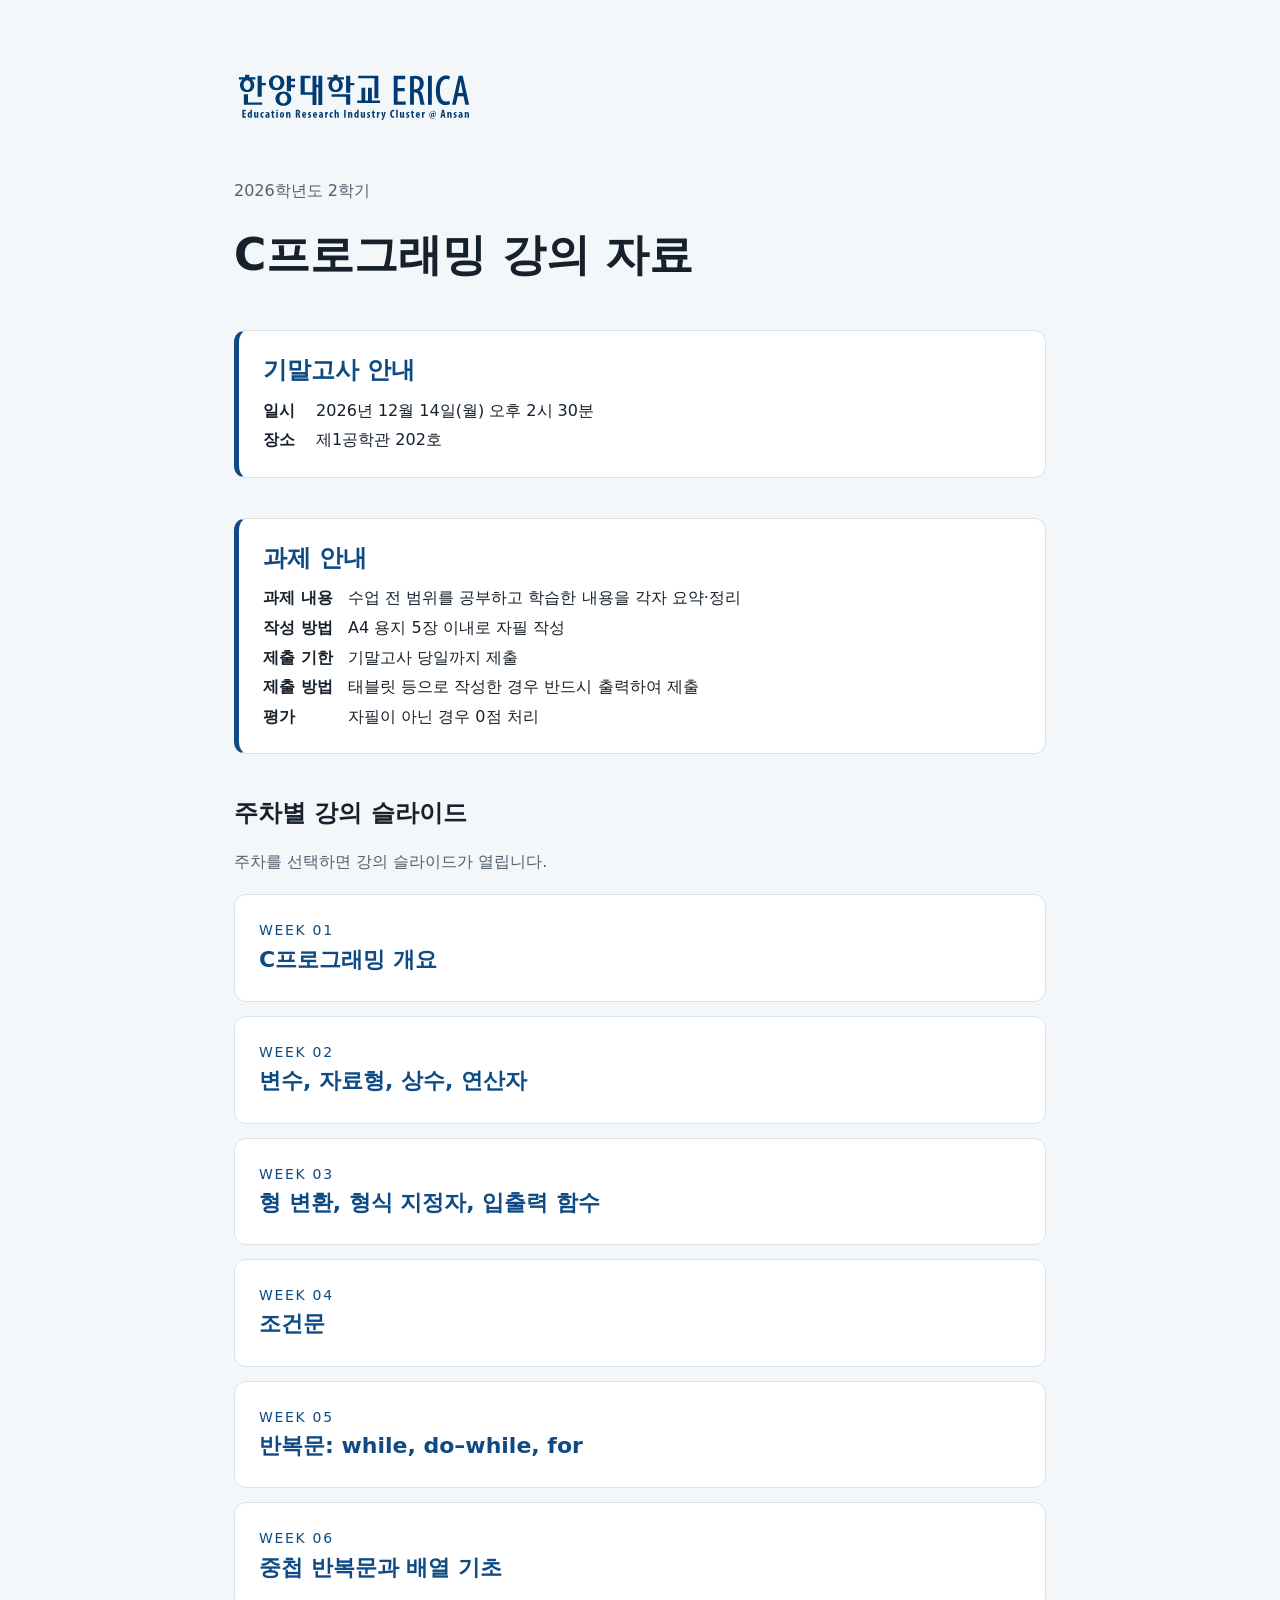
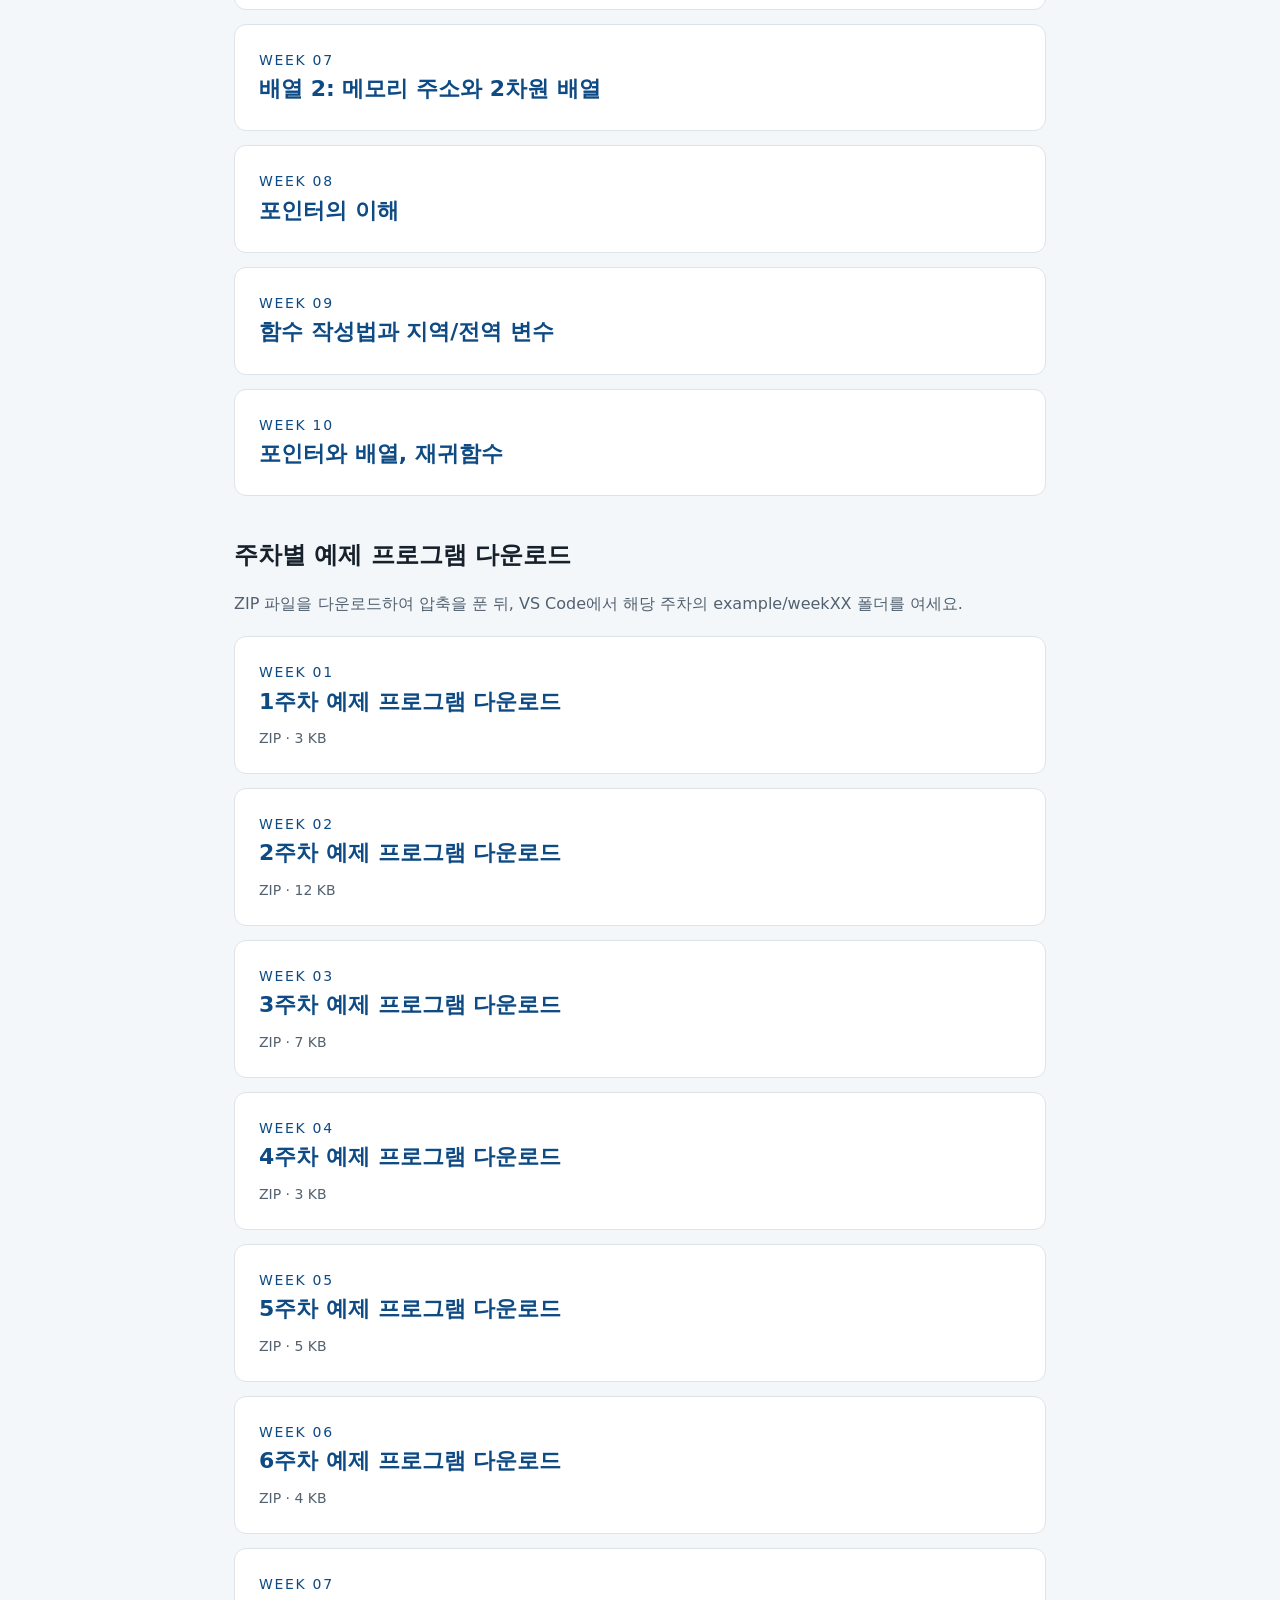
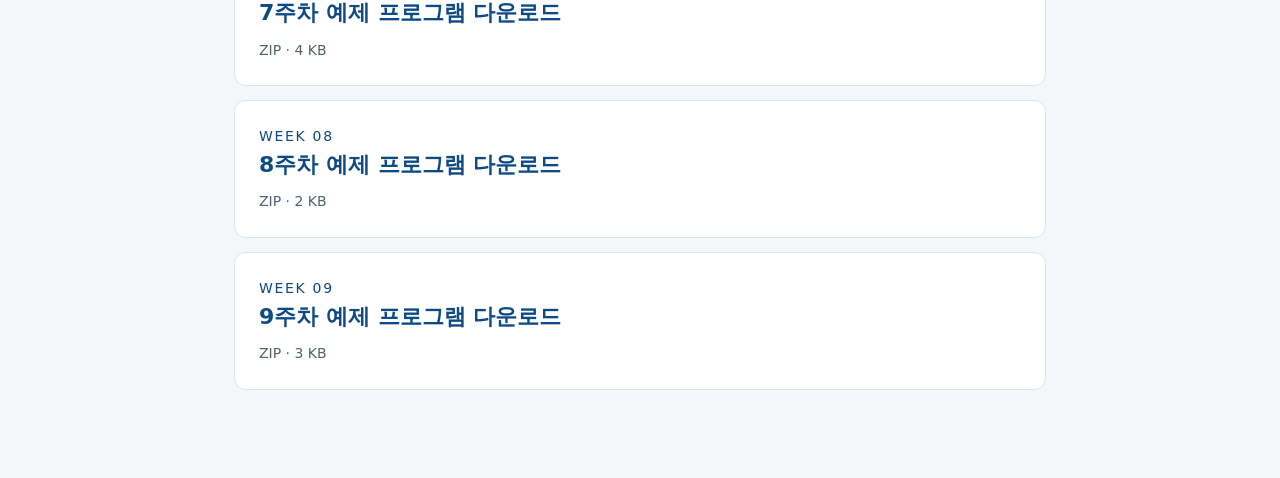
<file: c-programming/index.html>
<!doctype html>
<html lang="ko">
<head><meta charset="utf-8"><meta name="viewport" content="width=device-width, initial-scale=1"><title>2026학년도 2학기 C프로그래밍</title>
<style>
*{box-sizing:border-box}body{margin:0;background:#f4f7fa;color:#17212b;font-family:system-ui,sans-serif;line-height:1.6}main{max-width:860px;margin:0 auto;padding:72px 24px}img{max-width:240px;width:65%;margin-bottom:32px}h1{font-size:clamp(28px,5vw,44px);margin:8px 0}p{color:#526170}ul{list-style:none;padding:0;margin-top:36px}li{margin:14px 0}a{display:block;padding:24px;border:1px solid #dce3e9;border-radius:12px;background:white;color:#0e4a84;text-decoration:none}a:hover{border-color:#0e4a84}a:focus-visible{outline:3px solid #0e4a84;outline-offset:4px}a span{display:block;font-size:14px;letter-spacing:.12em}a strong{font-size:22px}
section{margin-top:40px}h2{font-size:24px;margin-bottom:10px}section ul{margin-top:20px}a small{display:block;color:#526170;margin-top:8px;font-size:14px}
.exam-notice,.assignment-notice{padding:20px 24px;background:#fff;border:1px solid #dce3e9;border-left:5px solid #0e4a84;border-radius:12px}.exam-notice h2,.assignment-notice h2{margin:0 0 8px;color:#0e4a84}.exam-notice p,.assignment-notice p{margin:4px 0;color:#17212b}.exam-notice strong,.assignment-notice strong{display:inline-block;min-width:3em}.assignment-notice strong{min-width:5em}
</style></head>
<body><main><img src="./logo/HYU_logotype_ERICA_blue_kor_eng.svg" alt="한양대학교 ERICA"><p>2026학년도 2학기</p><h1>C프로그래밍 강의 자료</h1><section class="exam-notice" aria-labelledby="exam-notice-title"><h2 id="exam-notice-title">기말고사 안내</h2><p><strong>일시</strong> 2026년 12월 14일(월) 오후 2시 30분</p><p><strong>장소</strong> 제1공학관 202호</p></section><section class="assignment-notice" aria-labelledby="assignment-notice-title"><h2 id="assignment-notice-title">과제 안내</h2><p><strong>과제 내용</strong> 수업 전 범위를 공부하고 학습한 내용을 각자 요약·정리</p><p><strong>작성 방법</strong> A4 용지 5장 이내로 자필 작성</p><p><strong>제출 기한</strong> 기말고사 당일까지 제출</p><p><strong>제출 방법</strong> 태블릿 등으로 작성한 경우 반드시 출력하여 제출</p><p><strong>평가</strong> 자필이 아닌 경우 0점 처리</p></section><section aria-labelledby="lectures-title"><h2 id="lectures-title">주차별 강의 슬라이드</h2><p>주차를 선택하면 강의 슬라이드가 열립니다.</p><ul><li><a href="./week01.html"><span>WEEK 01</span><strong>C프로그래밍 개요</strong></a></li>
<li><a href="./week02.html"><span>WEEK 02</span><strong>변수, 자료형, 상수, 연산자</strong></a></li>
<li><a href="./week03.html"><span>WEEK 03</span><strong>형 변환, 형식 지정자, 입출력 함수</strong></a></li>
<li><a href="./week04.html"><span>WEEK 04</span><strong>조건문</strong></a></li>
<li><a href="./week05.html"><span>WEEK 05</span><strong>반복문: while, do–while, for</strong></a></li>
<li><a href="./week06.html"><span>WEEK 06</span><strong>중첩 반복문과 배열 기초</strong></a></li><li><a href="./week07.html"><span>WEEK 07</span><strong>배열 2: 메모리 주소와 2차원 배열</strong></a></li>
<li><a href="./week08.html"><span>WEEK 08</span><strong>포인터의 이해</strong></a></li><li><a href="./week09.html"><span>WEEK 09</span><strong>함수 작성법과 지역/전역 변수</strong></a></li><li><a href="./week10.html"><span>WEEK 10</span><strong>포인터와 배열, 재귀함수</strong></a></li></ul></section><section aria-labelledby="examples-title"><h2 id="examples-title">주차별 예제 프로그램 다운로드</h2><p>ZIP 파일을 다운로드하여 압축을 푼 뒤, VS Code에서 해당 주차의 example/weekXX 폴더를 여세요.</p><ul><li><a href="./downloads/week01-examples.zip" download><span>WEEK 01</span><strong>1주차 예제 프로그램 다운로드</strong><small>ZIP · 3 KB</small></a></li>
<li><a href="./downloads/week02-examples.zip" download><span>WEEK 02</span><strong>2주차 예제 프로그램 다운로드</strong><small>ZIP · 12 KB</small></a></li>
<li><a href="./downloads/week03-examples.zip" download><span>WEEK 03</span><strong>3주차 예제 프로그램 다운로드</strong><small>ZIP · 7 KB</small></a></li>
<li><a href="./downloads/week04-examples.zip" download><span>WEEK 04</span><strong>4주차 예제 프로그램 다운로드</strong><small>ZIP · 3 KB</small></a></li>
<li><a href="./downloads/week05-examples.zip" download><span>WEEK 05</span><strong>5주차 예제 프로그램 다운로드</strong><small>ZIP · 5 KB</small></a></li>
<li><a href="./downloads/week06-examples.zip" download><span>WEEK 06</span><strong>6주차 예제 프로그램 다운로드</strong><small>ZIP · 4 KB</small></a></li>
<li><a href="./downloads/week07-examples.zip" download><span>WEEK 07</span><strong>7주차 예제 프로그램 다운로드</strong><small>ZIP · 4 KB</small></a></li>
<li><a href="./downloads/week08-examples.zip" download><span>WEEK 08</span><strong>8주차 예제 프로그램 다운로드</strong><small>ZIP · 2 KB</small></a></li>
<li><a href="./downloads/week09-examples.zip" download><span>WEEK 09</span><strong>9주차 예제 프로그램 다운로드</strong><small>ZIP · 3 KB</small></a></li></ul></section></main></body></html>
</file>
